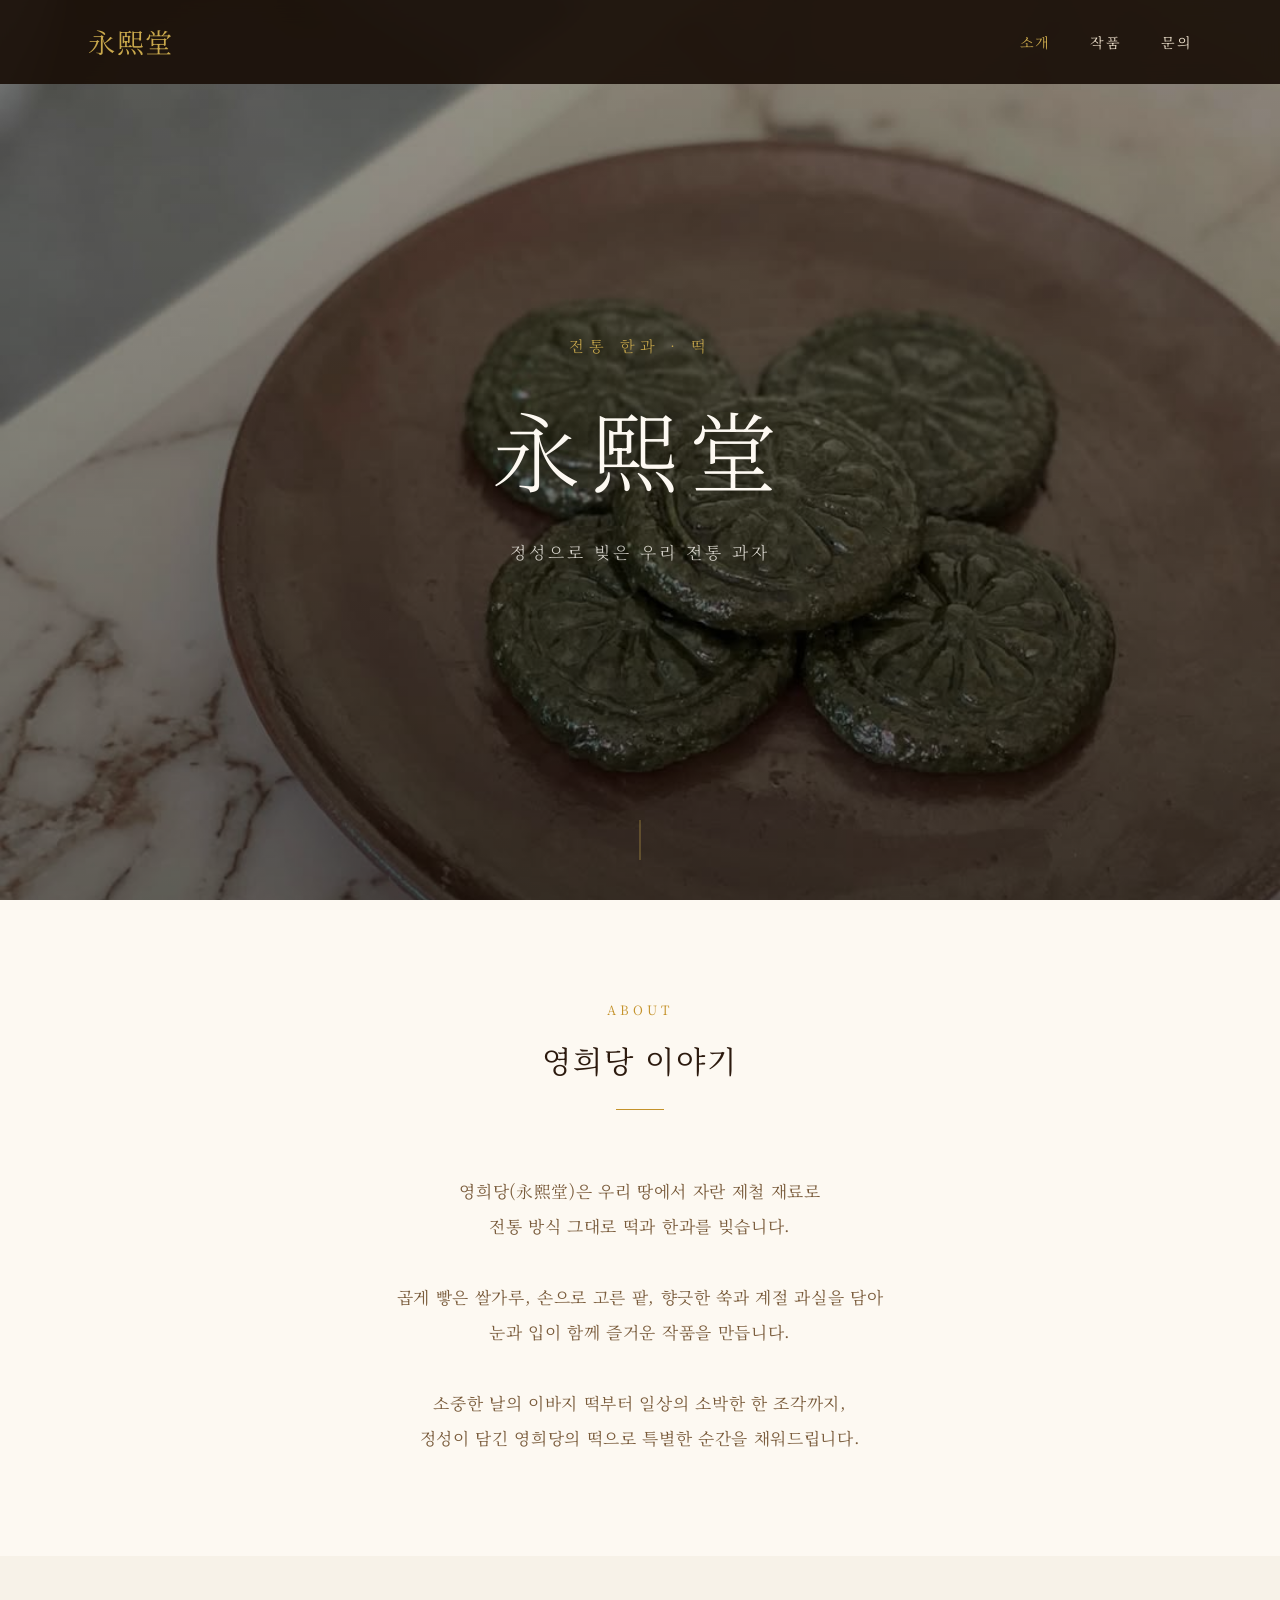
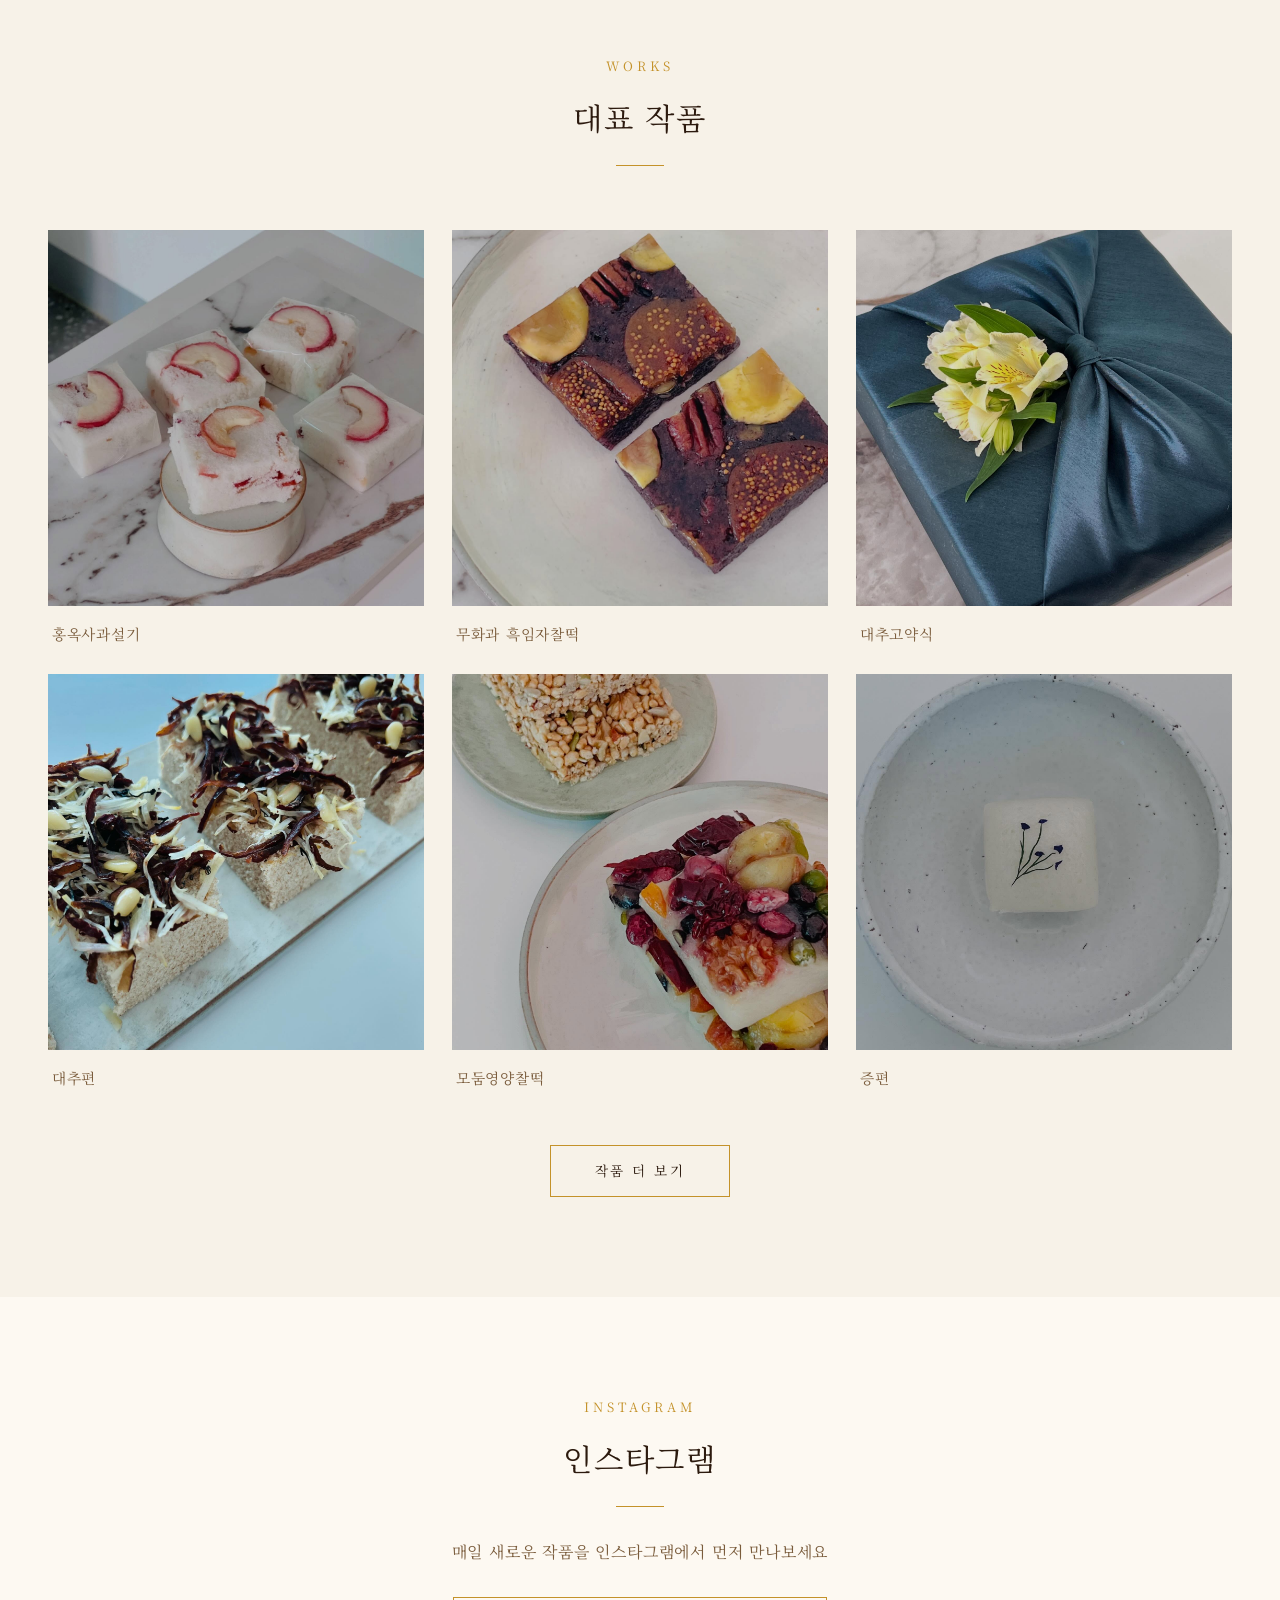
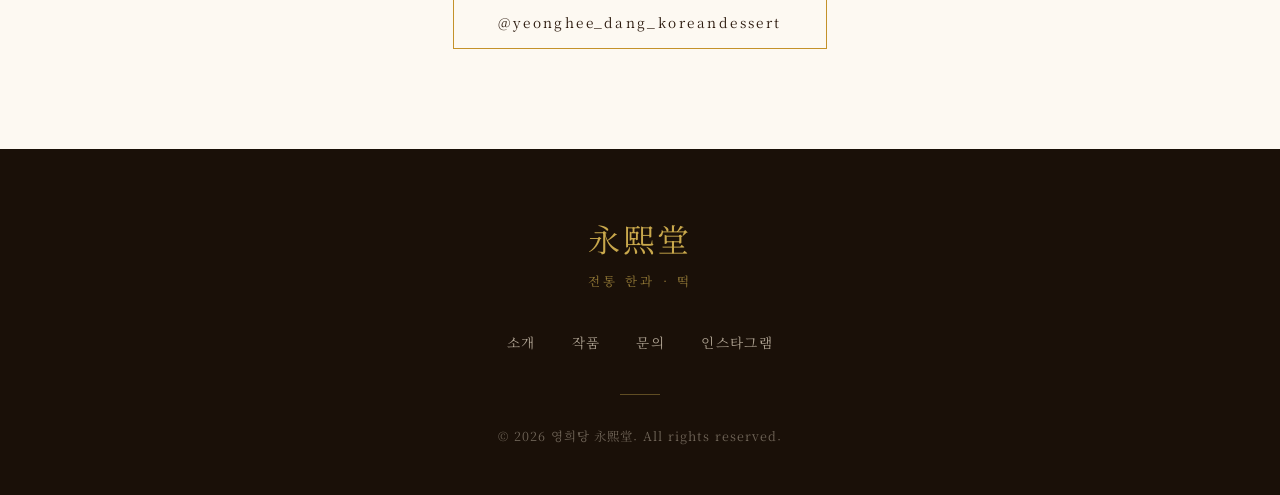
<file: index.html>
<!DOCTYPE html>
<html lang="ko">
<head>
  <meta charset="UTF-8">
  <meta name="viewport" content="width=device-width, initial-scale=1.0">
  <title>영희당 — 전통 한과 · 떡</title>
  <meta name="description" content="정성으로 빚은 전통 한과와 떡. 영희당은 제철 재료로 만드는 우리 전통 과자를 선보입니다.">
  <link rel="preconnect" href="https://fonts.googleapis.com">
  <link rel="preconnect" href="https://fonts.gstatic.com" crossorigin>
  <link href="https://fonts.googleapis.com/css2?family=Noto+Serif+KR:wght@300;400;600&display=swap" rel="stylesheet">
  <link rel="stylesheet" href="css/style.css">
</head>
<body>

  <header>
    <nav>
      <a href="index.html" class="logo">永熙堂</a>
      <ul>
        <li><a href="index.html" class="active">소개</a></li>
        <li><a href="gallery.html">작품</a></li>
        <li><a href="contact.html">문의</a></li>
      </ul>
    </nav>
  </header>

  <!-- Hero -->
  <section class="hero">
    <img src="images/hero.jpg" alt="영희당 대표 작품">
    <div class="hero-text">
      <p class="hero-sub">전통 한과 · 떡</p>
      <h1 class="hero-title">永熙堂</h1>
      <p class="hero-desc">정성으로 빚은 우리 전통 과자</p>
    </div>
    <div class="hero-scroll">
      <span></span>
    </div>
  </section>

  <!-- About -->
  <section class="section section-cream">
    <div class="container">
      <div class="section-head">
        <span class="section-label">ABOUT</span>
        <h2 class="section-title">영희당 이야기</h2>
        <div class="divider"></div>
      </div>
      <p class="about-text">
        영희당(永熙堂)은 우리 땅에서 자란 제철 재료로<br>
        전통 방식 그대로 떡과 한과를 빚습니다.<br><br>
        곱게 빻은 쌀가루, 손으로 고른 팥, 향긋한 쑥과 계절 과실을 담아<br>
        눈과 입이 함께 즐거운 작품을 만듭니다.<br><br>
        소중한 날의 이바지 떡부터 일상의 소박한 한 조각까지,<br>
        정성이 담긴 영희당의 떡으로 특별한 순간을 채워드립니다.
      </p>
    </div>
  </section>

  <!-- Featured Works -->
  <section class="section">
    <div class="container">
      <div class="section-head">
        <span class="section-label">WORKS</span>
        <h2 class="section-title">대표 작품</h2>
        <div class="divider"></div>
      </div>
      <div class="grid-3">
        <div class="card">
          <div class="card-img">
            <img src="images/g01.jpg" alt="홍옥사과설기">
          </div>
          <p class="card-caption">홍옥사과설기</p>
        </div>
        <div class="card">
          <div class="card-img">
            <img src="images/g02.jpg" alt="무화과 흑임자찰떡">
          </div>
          <p class="card-caption">무화과 흑임자찰떡</p>
        </div>
        <div class="card">
          <div class="card-img">
            <img src="images/g03.jpg" alt="대추고약식">
          </div>
          <p class="card-caption">대추고약식</p>
        </div>
        <div class="card">
          <div class="card-img">
            <img src="images/g04.jpg" alt="대추편">
          </div>
          <p class="card-caption">대추편</p>
        </div>
        <div class="card">
          <div class="card-img">
            <img src="images/g05.jpg" alt="모둠영양찰떡">
          </div>
          <p class="card-caption">모둠영양찰떡</p>
        </div>
        <div class="card">
          <div class="card-img">
            <img src="images/g06.jpg" alt="증편">
          </div>
          <p class="card-caption">증편</p>
        </div>
      </div>
      <div class="btn-wrap">
        <a href="gallery.html" class="btn">작품 더 보기</a>
      </div>
    </div>
  </section>

  <!-- Instagram Banner -->
  <section class="section section-cream">
    <div class="container">
      <div class="section-head" style="margin-bottom: 0;">
        <span class="section-label">INSTAGRAM</span>
        <h2 class="section-title">인스타그램</h2>
        <div class="divider" style="margin-bottom: 32px;"></div>
        <p style="color: var(--text-muted); font-size: 1rem; letter-spacing: 0.05em; margin-bottom: 32px;">
          매일 새로운 작품을 인스타그램에서 먼저 만나보세요
        </p>
        <a href="https://www.instagram.com/yeonghee_dang_koreandessert" target="_blank" rel="noopener" class="btn">
          @yeonghee_dang_koreandessert
        </a>
      </div>
    </div>
  </section>

  <footer>
    <span class="footer-logo">永熙堂</span>
    <p class="footer-sub">전통 한과 · 떡</p>
    <div class="footer-links">
      <a href="index.html">소개</a>
      <a href="gallery.html">작품</a>
      <a href="contact.html">문의</a>
      <a href="https://www.instagram.com/yeonghee_dang_koreandessert" target="_blank" rel="noopener">인스타그램</a>
    </div>
    <div class="footer-divider"></div>
    <p class="footer-copy">&copy; 2026 영희당 永熙堂. All rights reserved.</p>
  </footer>

</body>
</html>
</file>
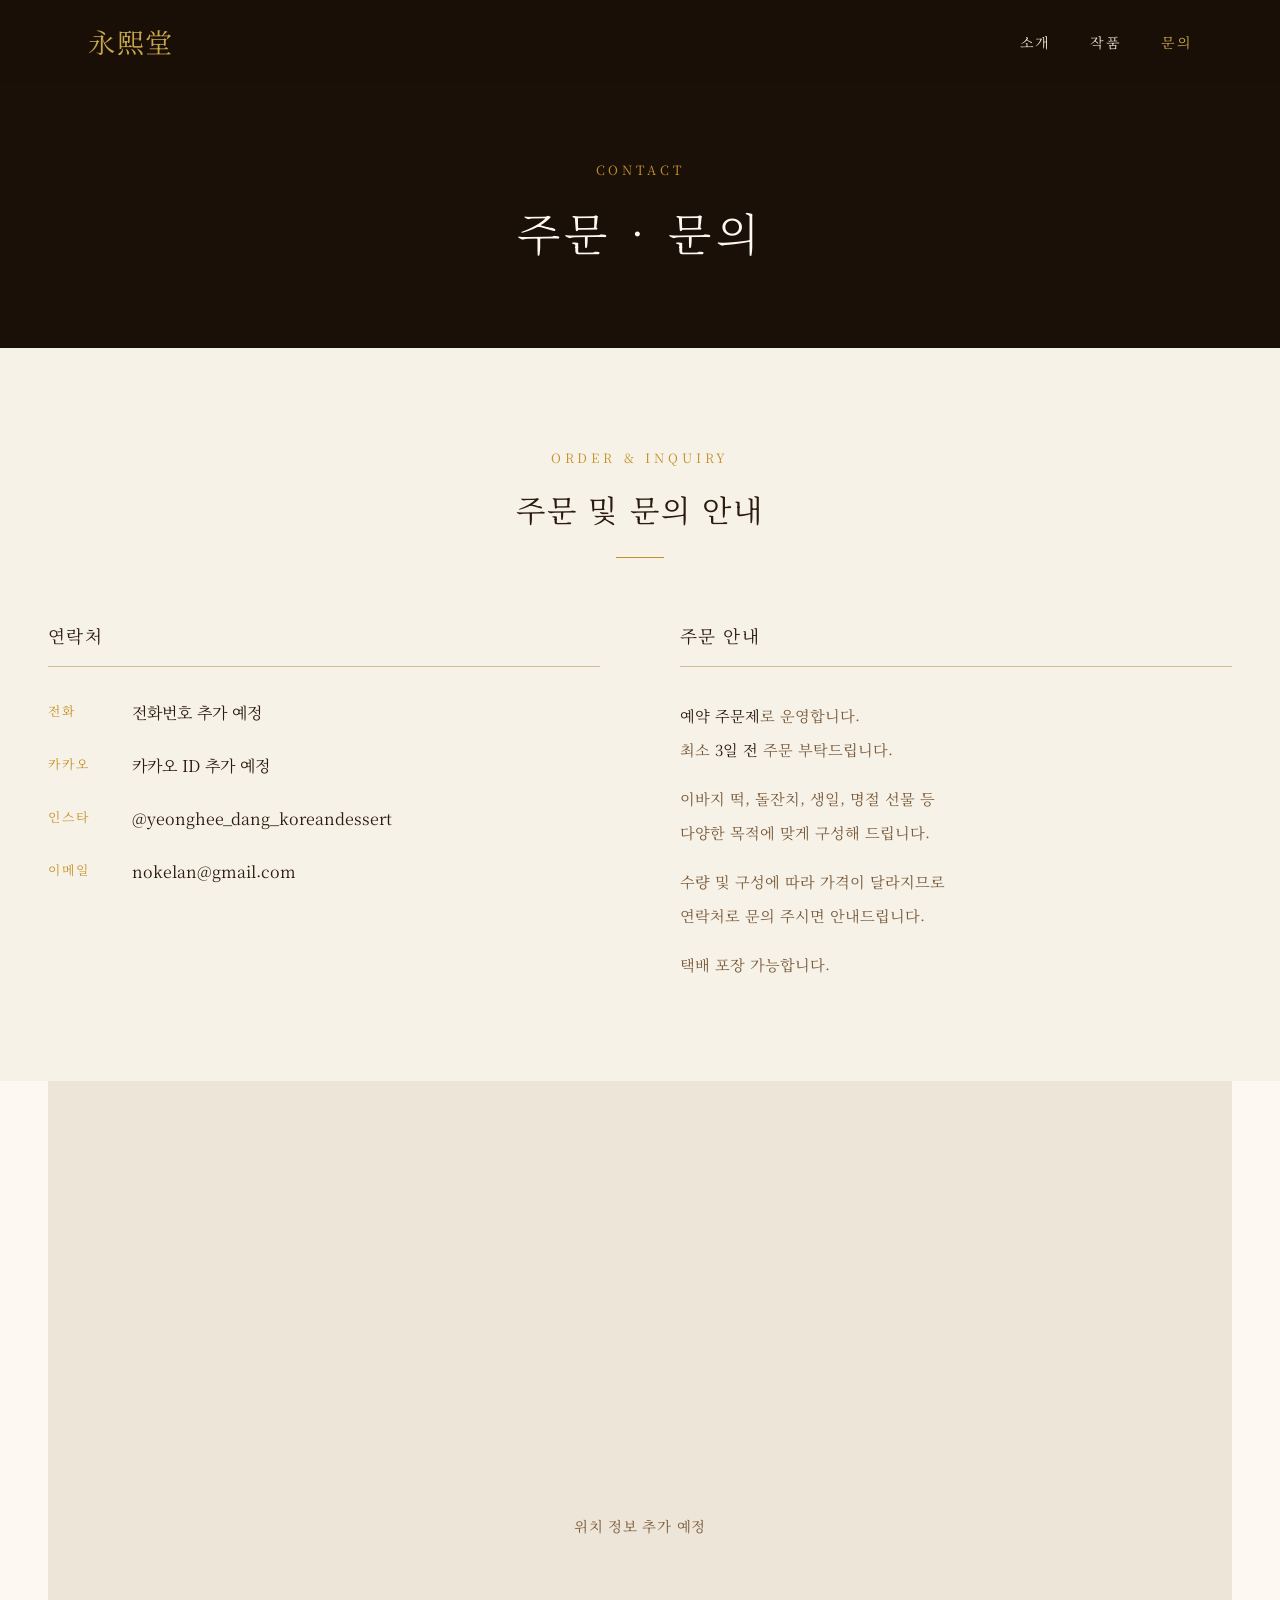
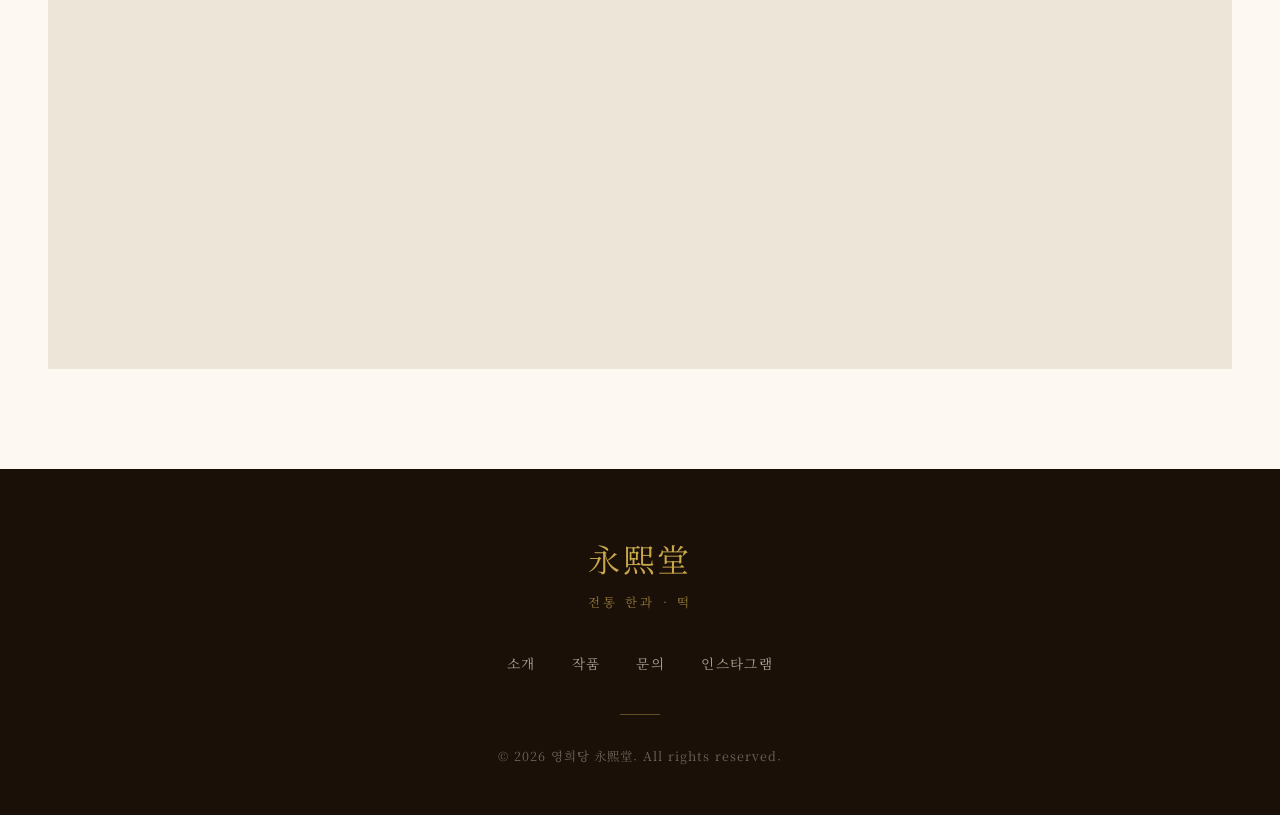
<file: contact.html>
<!DOCTYPE html>
<html lang="ko">
<head>
  <meta charset="UTF-8">
  <meta name="viewport" content="width=device-width, initial-scale=1.0">
  <title>문의 — 영희당</title>
  <meta name="description" content="영희당 주문 및 문의 안내">
  <link rel="preconnect" href="https://fonts.googleapis.com">
  <link rel="preconnect" href="https://fonts.gstatic.com" crossorigin>
  <link href="https://fonts.googleapis.com/css2?family=Noto+Serif+KR:wght@300;400;600&display=swap" rel="stylesheet">
  <link rel="stylesheet" href="css/style.css">
</head>
<body>

  <header>
    <nav>
      <a href="index.html" class="logo">永熙堂</a>
      <ul>
        <li><a href="index.html">소개</a></li>
        <li><a href="gallery.html">작품</a></li>
        <li><a href="contact.html" class="active">문의</a></li>
      </ul>
    </nav>
  </header>

  <!-- Page Hero -->
  <div class="page-hero">
    <span class="page-hero-label">CONTACT</span>
    <h1 class="page-hero-title">주문 · 문의</h1>
  </div>

  <!-- Contact Section -->
  <section class="section">
    <div class="container">
      <div class="section-head">
        <span class="section-label">ORDER &amp; INQUIRY</span>
        <h2 class="section-title">주문 및 문의 안내</h2>
        <div class="divider"></div>
      </div>

      <div class="contact-grid">
        <div class="contact-info">
          <h3>연락처</h3>

          <div class="contact-item">
            <span class="contact-label">전화</span>
            <div class="contact-value">
              <!-- 전화번호 기입 필요 -->
              <a href="tel:">전화번호 추가 예정</a>
            </div>
          </div>

          <div class="contact-item">
            <span class="contact-label">카카오</span>
            <div class="contact-value">
              <!-- 카카오 ID 기입 필요 -->
              카카오 ID 추가 예정
            </div>
          </div>

          <div class="contact-item">
            <span class="contact-label">인스타</span>
            <div class="contact-value">
              <a href="https://www.instagram.com/yeonghee_dang_koreandessert" target="_blank" rel="noopener">
                @yeonghee_dang_koreandessert
              </a>
            </div>
          </div>

          <div class="contact-item">
            <span class="contact-label">이메일</span>
            <div class="contact-value">
              <a href="mailto:nokelan@gmail.com">nokelan@gmail.com</a>
            </div>
          </div>
        </div>

        <div>
          <h3 style="font-size: 1.1rem; font-weight: 400; letter-spacing: 0.08em; margin-bottom: 32px; padding-bottom: 16px; border-bottom: 1px solid var(--border);">주문 안내</h3>

          <div style="line-height: 2.2; color: var(--text-muted); font-size: 0.95rem;">
            <p style="margin-bottom: 16px;">
              <strong style="color: var(--text); font-weight: 400;">예약 주문제</strong>로 운영합니다.<br>
              최소 <strong style="color: var(--text); font-weight: 400;">3일 전</strong> 주문 부탁드립니다.
            </p>
            <p style="margin-bottom: 16px;">
              이바지 떡, 돌잔치, 생일, 명절 선물 등<br>
              다양한 목적에 맞게 구성해 드립니다.
            </p>
            <p style="margin-bottom: 16px;">
              수량 및 구성에 따라 가격이 달라지므로<br>
              연락처로 문의 주시면 안내드립니다.
            </p>
            <p>
              택배 포장 가능합니다.
            </p>
          </div>
        </div>
      </div>
    </div>
  </section>

  <!-- Map Placeholder -->
  <section class="section section-cream" style="padding-top: 0;">
    <div class="container">
      <div class="contact-map">
        <p>위치 정보 추가 예정</p>
      </div>
    </div>
  </section>

  <footer>
    <span class="footer-logo">永熙堂</span>
    <p class="footer-sub">전통 한과 · 떡</p>
    <div class="footer-links">
      <a href="index.html">소개</a>
      <a href="gallery.html">작품</a>
      <a href="contact.html">문의</a>
      <a href="https://www.instagram.com/yeonghee_dang_koreandessert" target="_blank" rel="noopener">인스타그램</a>
    </div>
    <div class="footer-divider"></div>
    <p class="footer-copy">&copy; 2026 영희당 永熙堂. All rights reserved.</p>
  </footer>

</body>
</html>
</file>
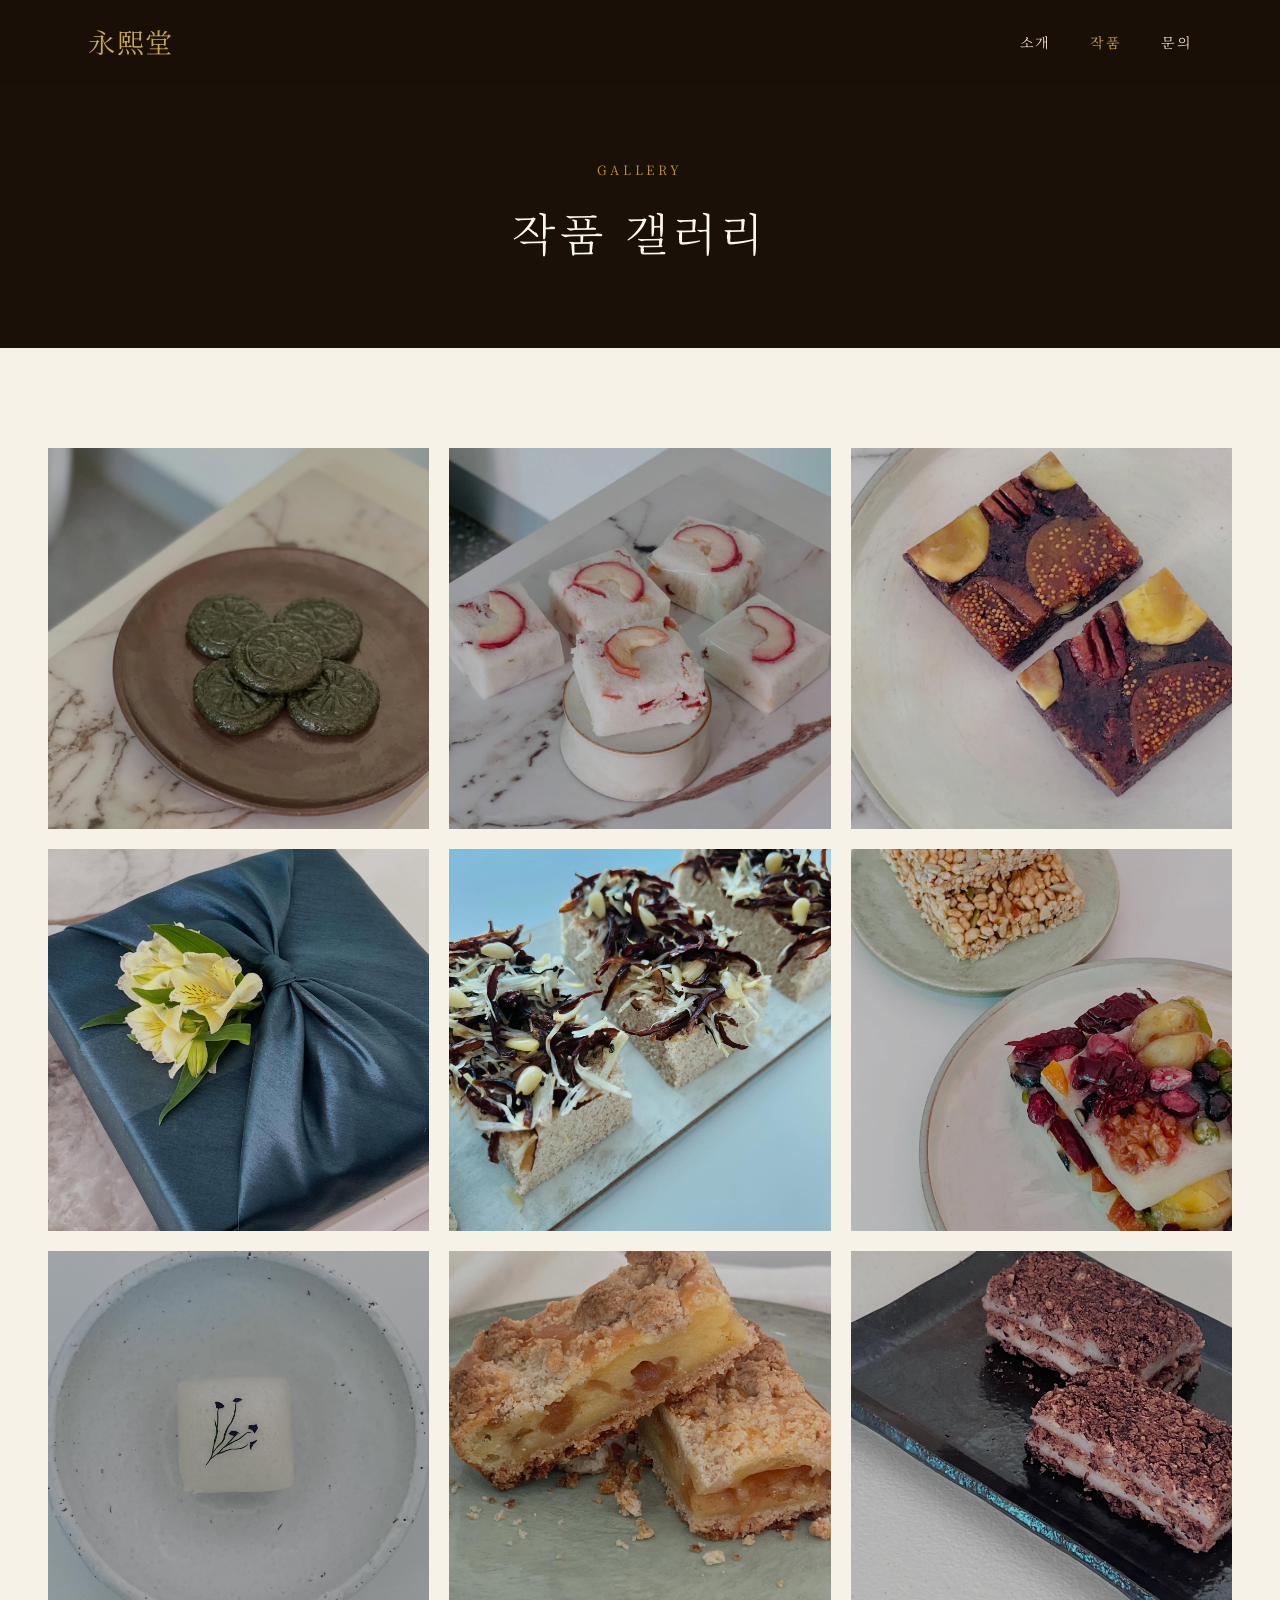
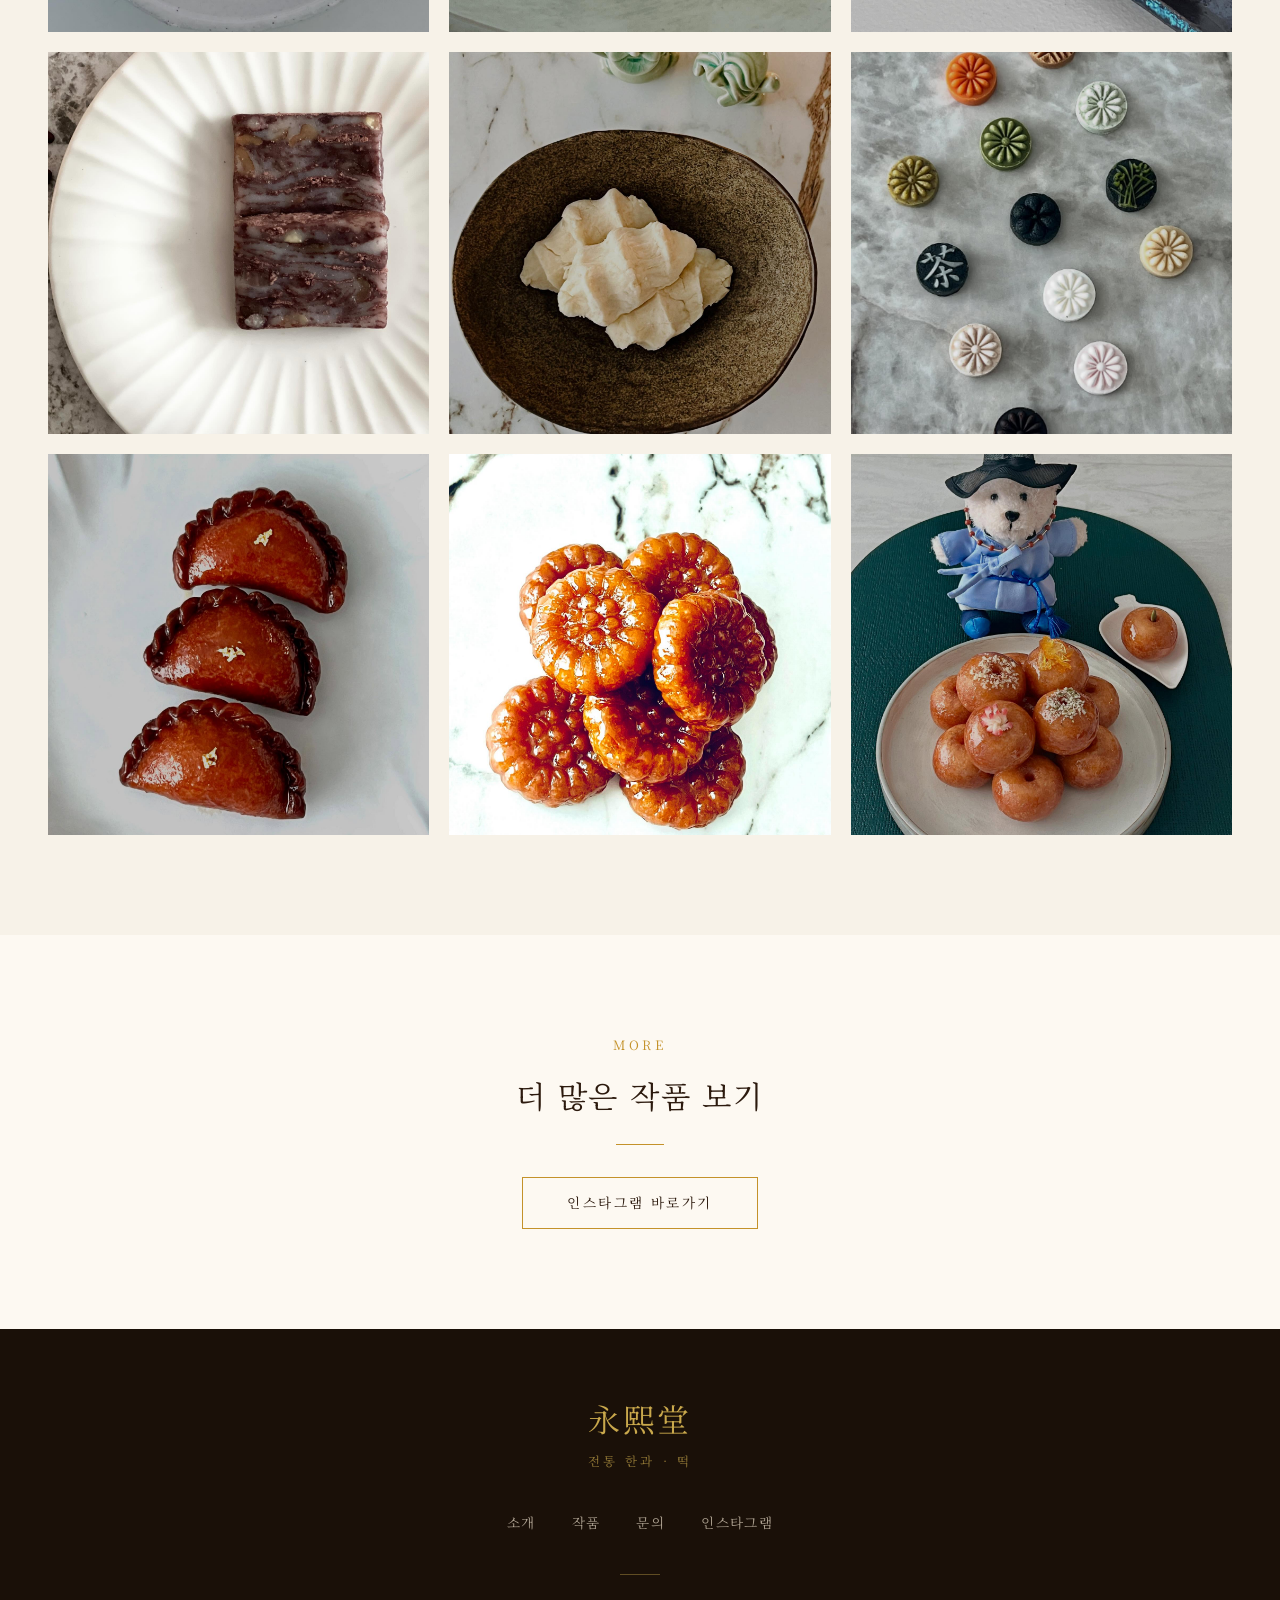
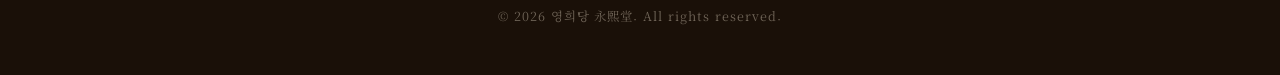
<file: gallery.html>
<!DOCTYPE html>
<html lang="ko">
<head>
  <meta charset="UTF-8">
  <meta name="viewport" content="width=device-width, initial-scale=1.0">
  <title>작품 — 영희당</title>
  <meta name="description" content="영희당의 전통 한과와 떡 작품을 감상하세요.">
  <link rel="preconnect" href="https://fonts.googleapis.com">
  <link rel="preconnect" href="https://fonts.gstatic.com" crossorigin>
  <link href="https://fonts.googleapis.com/css2?family=Noto+Serif+KR:wght@300;400;600&display=swap" rel="stylesheet">
  <link rel="stylesheet" href="css/style.css">
</head>
<body>

  <header>
    <nav>
      <a href="index.html" class="logo">永熙堂</a>
      <ul>
        <li><a href="index.html">소개</a></li>
        <li><a href="gallery.html" class="active">작품</a></li>
        <li><a href="contact.html">문의</a></li>
      </ul>
    </nav>
  </header>

  <!-- Page Hero -->
  <div class="page-hero">
    <span class="page-hero-label">GALLERY</span>
    <h1 class="page-hero-title">작품 갤러리</h1>
  </div>

  <!-- Gallery Grid -->
  <section class="section">
    <div class="container">
      <div class="gallery-grid">

        <div class="gallery-item">
          <img src="images/hero.jpg" alt="쑥갠떡">
          <div class="overlay"><p class="overlay-text">쑥갠떡</p></div>
        </div>

        <div class="gallery-item">
          <img src="images/g01.jpg" alt="홍옥사과설기">
          <div class="overlay"><p class="overlay-text">홍옥사과설기</p></div>
        </div>

        <div class="gallery-item">
          <img src="images/g02.jpg" alt="무화과 흑임자찰떡">
          <div class="overlay"><p class="overlay-text">무화과 흑임자찰떡</p></div>
        </div>

        <div class="gallery-item">
          <img src="images/g03.jpg" alt="대추고약식">
          <div class="overlay"><p class="overlay-text">대추고약식</p></div>
        </div>

        <div class="gallery-item">
          <img src="images/g04.jpg" alt="대추편">
          <div class="overlay"><p class="overlay-text">대추편</p></div>
        </div>

        <div class="gallery-item">
          <img src="images/g05.jpg" alt="모둠영양찰떡 · 현미엿강정">
          <div class="overlay"><p class="overlay-text">모둠영양찰떡 · 현미엿강정</p></div>
        </div>

        <div class="gallery-item">
          <img src="images/g06.jpg" alt="증편">
          <div class="overlay"><p class="overlay-text">증편</p></div>
        </div>

        <div class="gallery-item">
          <img src="images/g07.jpg" alt="에플시나몬 소보로찰떡">
          <div class="overlay"><p class="overlay-text">에플시나몬 소보로찰떡</p></div>
        </div>

        <div class="gallery-item">
          <img src="images/g08.jpg" alt="팥시루떡">
          <div class="overlay"><p class="overlay-text">팥시루떡</p></div>
        </div>

        <div class="gallery-item">
          <img src="images/g09.jpg" alt="팥층무늬떡">
          <div class="overlay"><p class="overlay-text">팥층무늬떡</p></div>
        </div>

        <div class="gallery-item">
          <img src="images/g10.jpg" alt="이북식인절미">
          <div class="overlay"><p class="overlay-text">이북식인절미</p></div>
        </div>

        <div class="gallery-item">
          <img src="images/g11.jpg" alt="다식">
          <div class="overlay"><p class="overlay-text">다식</p></div>
        </div>

        <div class="gallery-item">
          <img src="images/g12.jpg" alt="만두과">
          <div class="overlay"><p class="overlay-text">만두과</p></div>
        </div>

        <div class="gallery-item">
          <img src="images/g13.jpg" alt="찹쌀약과">
          <div class="overlay"><p class="overlay-text">찹쌀약과</p></div>
        </div>

        <div class="gallery-item">
          <img src="images/g14.jpg" alt="개성주악">
          <div class="overlay"><p class="overlay-text">개성주악</p></div>
        </div>

      </div>
    </div>
  </section>

  <!-- Instagram CTA -->
  <section class="section section-cream">
    <div class="container">
      <div class="section-head" style="margin-bottom: 0;">
        <span class="section-label">MORE</span>
        <h2 class="section-title">더 많은 작품 보기</h2>
        <div class="divider" style="margin-bottom: 32px;"></div>
        <a href="https://www.instagram.com/yeonghee_dang_koreandessert" target="_blank" rel="noopener" class="btn">
          인스타그램 바로가기
        </a>
      </div>
    </div>
  </section>

  <footer>
    <span class="footer-logo">永熙堂</span>
    <p class="footer-sub">전통 한과 · 떡</p>
    <div class="footer-links">
      <a href="index.html">소개</a>
      <a href="gallery.html">작품</a>
      <a href="contact.html">문의</a>
      <a href="https://www.instagram.com/yeonghee_dang_koreandessert" target="_blank" rel="noopener">인스타그램</a>
    </div>
    <div class="footer-divider"></div>
    <p class="footer-copy">&copy; 2026 영희당 永熙堂. All rights reserved.</p>
  </footer>

</body>
</html>
</file>
<file: css/style.css>
* {
  margin: 0;
  padding: 0;
  box-sizing: border-box;
}

:root {
  --bg: #f7f2e8;
  --bg-dark: #1a1008;
  --gold: #c4922a;
  --gold-light: #e8c98a;
  --text: #2c1a0e;
  --text-muted: #7a5c3c;
  --cream: #fdf9f2;
  --border: #d4b896;
  --font: 'Noto Serif KR', serif;
}

html {
  scroll-behavior: smooth;
}

body {
  font-family: var(--font);
  background: var(--bg);
  color: var(--text);
  line-height: 1.6;
}

/* ===================== HEADER / NAV ===================== */
header {
  position: fixed;
  top: 0;
  width: 100%;
  z-index: 100;
  background: rgba(26, 16, 8, 0.93);
  backdrop-filter: blur(10px);
  -webkit-backdrop-filter: blur(10px);
}

nav {
  max-width: 1200px;
  margin: 0 auto;
  display: flex;
  justify-content: space-between;
  align-items: center;
  padding: 20px 48px;
}

.logo {
  font-size: 1.7rem;
  color: #c9a84c;
  text-decoration: none;
  letter-spacing: 0.06em;
  font-weight: 400;
}

nav ul {
  list-style: none;
  display: flex;
  gap: 40px;
}

nav a {
  color: #ede0cc;
  text-decoration: none;
  font-size: 0.88rem;
  letter-spacing: 0.1em;
  transition: color 0.25s;
}

nav a:hover,
nav a.active {
  color: #c9a84c;
}

/* ===================== HERO ===================== */
.hero {
  position: relative;
  height: 100vh;
  overflow: hidden;
}

.hero img {
  width: 100%;
  height: 100%;
  object-fit: cover;
  object-position: center;
}

.hero::after {
  content: '';
  position: absolute;
  inset: 0;
  background: linear-gradient(
    to bottom,
    rgba(0, 0, 0, 0.15) 0%,
    rgba(0, 0, 0, 0.45) 100%
  );
}

.hero-text {
  position: absolute;
  inset: 0;
  display: flex;
  flex-direction: column;
  align-items: center;
  justify-content: center;
  z-index: 1;
  text-align: center;
  padding: 0 24px;
}

.hero-sub {
  color: #c9a84c;
  font-size: 0.95rem;
  letter-spacing: 0.35em;
  margin-bottom: 20px;
  font-weight: 300;
}

.hero-title {
  color: #fdf9f2;
  font-size: 5.5rem;
  font-weight: 300;
  letter-spacing: 0.12em;
  margin-bottom: 20px;
  text-shadow: 0 2px 20px rgba(0, 0, 0, 0.3);
}

.hero-desc {
  color: rgba(253, 249, 242, 0.82);
  font-size: 1.05rem;
  letter-spacing: 0.18em;
  font-weight: 300;
}

.hero-scroll {
  position: absolute;
  bottom: 40px;
  left: 50%;
  transform: translateX(-50%);
  z-index: 1;
  display: flex;
  flex-direction: column;
  align-items: center;
  gap: 8px;
  color: rgba(253, 249, 242, 0.7);
  font-size: 0.75rem;
  letter-spacing: 0.2em;
}

.hero-scroll span {
  display: block;
  width: 1px;
  height: 40px;
  background: rgba(201, 168, 76, 0.6);
  animation: scrollLine 1.8s infinite;
}

@keyframes scrollLine {
  0% { transform: scaleY(0); transform-origin: top; }
  50% { transform: scaleY(1); transform-origin: top; }
  51% { transform: scaleY(1); transform-origin: bottom; }
  100% { transform: scaleY(0); transform-origin: bottom; }
}

/* ===================== SECTIONS ===================== */
.section {
  padding: 100px 48px;
}

.section-cream {
  background: var(--cream);
}

.container {
  max-width: 1200px;
  margin: 0 auto;
}

.section-head {
  text-align: center;
  margin-bottom: 64px;
}

.section-label {
  display: block;
  font-size: 0.8rem;
  letter-spacing: 0.3em;
  color: var(--gold);
  margin-bottom: 16px;
  font-weight: 400;
}

.section-title {
  font-size: 1.9rem;
  font-weight: 400;
  letter-spacing: 0.06em;
  color: var(--text);
  margin-bottom: 24px;
}

.divider {
  width: 48px;
  height: 1px;
  background: var(--gold);
  margin: 0 auto;
}

/* ===================== ABOUT ===================== */
.about-text {
  max-width: 640px;
  margin: 0 auto;
  text-align: center;
  font-size: 1.05rem;
  line-height: 2.1;
  color: var(--text-muted);
  letter-spacing: 0.04em;
}

/* ===================== FEATURED GRID ===================== */
.grid-3 {
  display: grid;
  grid-template-columns: repeat(3, 1fr);
  gap: 28px;
}

.card {
  overflow: hidden;
  cursor: pointer;
}

.card-img {
  overflow: hidden;
  aspect-ratio: 1 / 1;
}

.card-img img {
  width: 100%;
  height: 100%;
  object-fit: cover;
  transition: transform 0.6s cubic-bezier(0.25, 0.46, 0.45, 0.94);
  display: block;
}

.card:hover .card-img img {
  transform: scale(1.06);
}

.card-caption {
  padding: 16px 4px 0;
  font-size: 0.92rem;
  color: var(--text-muted);
  letter-spacing: 0.05em;
}

/* ===================== GALLERY (gallery.html) ===================== */
.gallery-grid {
  display: grid;
  grid-template-columns: repeat(3, 1fr);
  gap: 20px;
}

.gallery-item {
  overflow: hidden;
  position: relative;
}

.gallery-item img {
  width: 100%;
  aspect-ratio: 1 / 1;
  object-fit: cover;
  display: block;
  transition: transform 0.5s ease;
}

.gallery-item:hover img {
  transform: scale(1.04);
}

.gallery-item .overlay {
  position: absolute;
  bottom: 0;
  left: 0;
  right: 0;
  background: linear-gradient(transparent, rgba(26, 16, 8, 0.75));
  padding: 36px 16px 16px;
  opacity: 0;
  transition: opacity 0.3s;
}

.gallery-item:hover .overlay {
  opacity: 1;
}

.overlay-text {
  color: #fdf9f2;
  font-size: 0.9rem;
  letter-spacing: 0.08em;
}

/* ===================== BUTTON ===================== */
.btn-wrap {
  text-align: center;
  margin-top: 56px;
}

.btn {
  display: inline-block;
  padding: 14px 44px;
  border: 1px solid var(--gold);
  color: var(--text);
  text-decoration: none;
  letter-spacing: 0.18em;
  font-size: 0.85rem;
  font-family: var(--font);
  transition: all 0.3s;
  background: transparent;
}

.btn:hover {
  background: var(--gold);
  color: var(--cream);
}

/* ===================== CONTACT ===================== */
.contact-grid {
  display: grid;
  grid-template-columns: 1fr 1fr;
  gap: 80px;
  align-items: start;
}

.contact-info h3 {
  font-size: 1.1rem;
  font-weight: 400;
  letter-spacing: 0.08em;
  margin-bottom: 32px;
  padding-bottom: 16px;
  border-bottom: 1px solid var(--border);
}

.contact-item {
  display: flex;
  gap: 20px;
  margin-bottom: 24px;
  align-items: flex-start;
}

.contact-label {
  font-size: 0.8rem;
  color: var(--gold);
  letter-spacing: 0.15em;
  min-width: 64px;
  padding-top: 2px;
}

.contact-value {
  font-size: 1rem;
  color: var(--text);
  line-height: 1.8;
}

.contact-value a {
  color: var(--text);
  text-decoration: none;
  transition: color 0.25s;
}

.contact-value a:hover {
  color: var(--gold);
}

.contact-map {
  background: #ede5d8;
  aspect-ratio: 4 / 3;
  display: flex;
  align-items: center;
  justify-content: center;
  color: var(--text-muted);
  font-size: 0.9rem;
  letter-spacing: 0.05em;
}

/* ===================== PAGE HERO (inner pages) ===================== */
.page-hero {
  padding: 160px 48px 80px;
  text-align: center;
  background: var(--bg-dark);
}

.page-hero-label {
  display: block;
  font-size: 0.8rem;
  letter-spacing: 0.3em;
  color: var(--gold);
  margin-bottom: 16px;
}

.page-hero-title {
  font-size: 2.8rem;
  font-weight: 300;
  color: var(--cream);
  letter-spacing: 0.1em;
}

/* ===================== FOOTER ===================== */
footer {
  background: var(--bg-dark);
  padding: 64px 48px 48px;
  text-align: center;
}

.footer-logo {
  font-size: 2rem;
  color: #c9a84c;
  letter-spacing: 0.08em;
  margin-bottom: 8px;
  display: block;
}

.footer-sub {
  font-size: 0.78rem;
  color: rgba(201, 168, 76, 0.7);
  letter-spacing: 0.25em;
  margin-bottom: 40px;
}

.footer-links {
  display: flex;
  justify-content: center;
  gap: 36px;
  margin-bottom: 40px;
}

.footer-links a {
  color: rgba(237, 224, 204, 0.7);
  text-decoration: none;
  font-size: 0.85rem;
  letter-spacing: 0.1em;
  transition: color 0.25s;
}

.footer-links a:hover {
  color: #c9a84c;
}

.footer-divider {
  width: 40px;
  height: 1px;
  background: rgba(201, 168, 76, 0.4);
  margin: 0 auto 32px;
}

.footer-copy {
  font-size: 0.78rem;
  color: rgba(237, 224, 204, 0.4);
  letter-spacing: 0.08em;
}

/* ===================== RESPONSIVE ===================== */
@media (max-width: 1024px) {
  .grid-3,
  .gallery-grid {
    grid-template-columns: repeat(2, 1fr);
  }

  .contact-grid {
    grid-template-columns: 1fr;
    gap: 48px;
  }
}

@media (max-width: 768px) {
  nav {
    padding: 16px 24px;
  }

  nav ul {
    gap: 20px;
  }

  .hero-title {
    font-size: 3.5rem;
  }

  .section {
    padding: 72px 24px;
  }

  .page-hero {
    padding: 120px 24px 60px;
  }

  .page-hero-title {
    font-size: 2rem;
  }
}

@media (max-width: 540px) {
  .hero-title {
    font-size: 2.6rem;
  }

  .hero-sub,
  .hero-desc {
    font-size: 0.8rem;
  }

  .grid-3,
  .gallery-grid {
    grid-template-columns: 1fr;
  }

  nav ul {
    gap: 16px;
  }

  nav a {
    font-size: 0.82rem;
  }

  footer {
    padding: 48px 24px 40px;
  }

  .footer-links {
    flex-direction: column;
    gap: 16px;
  }
}
</file>
